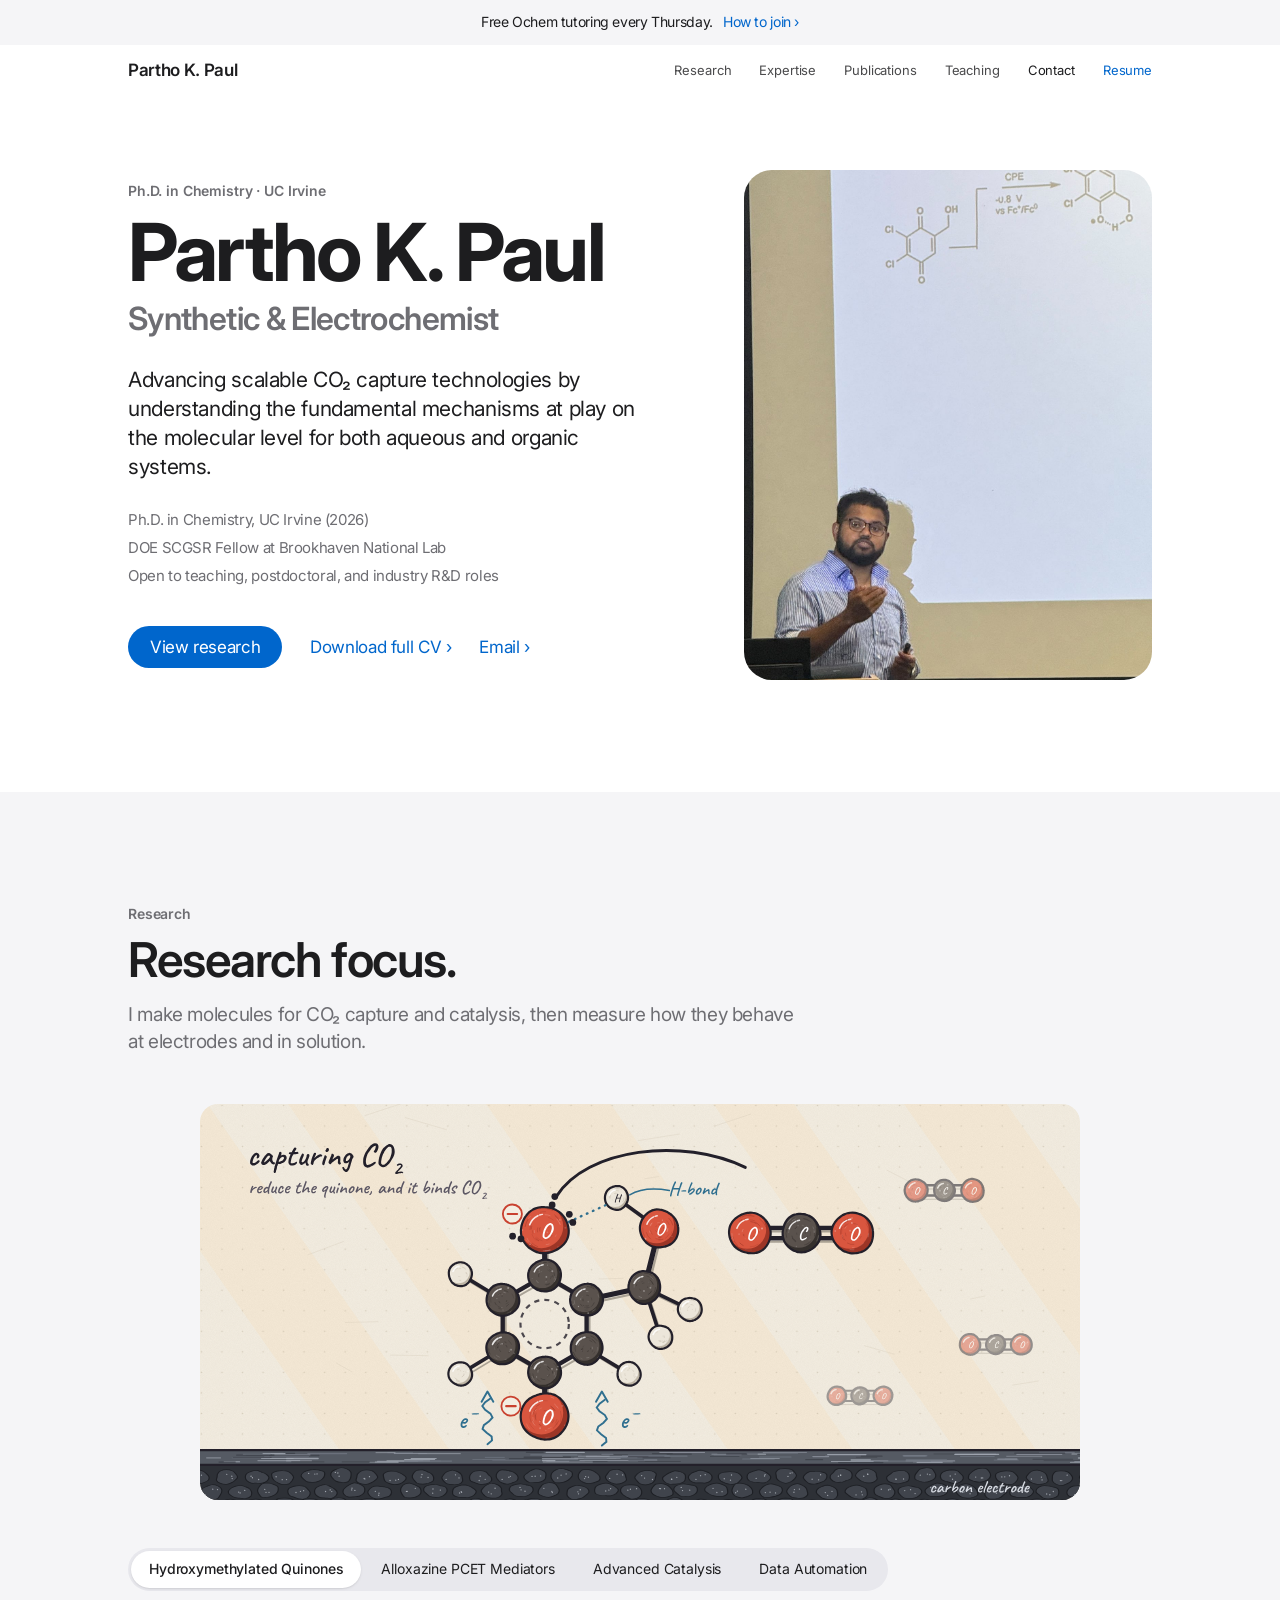
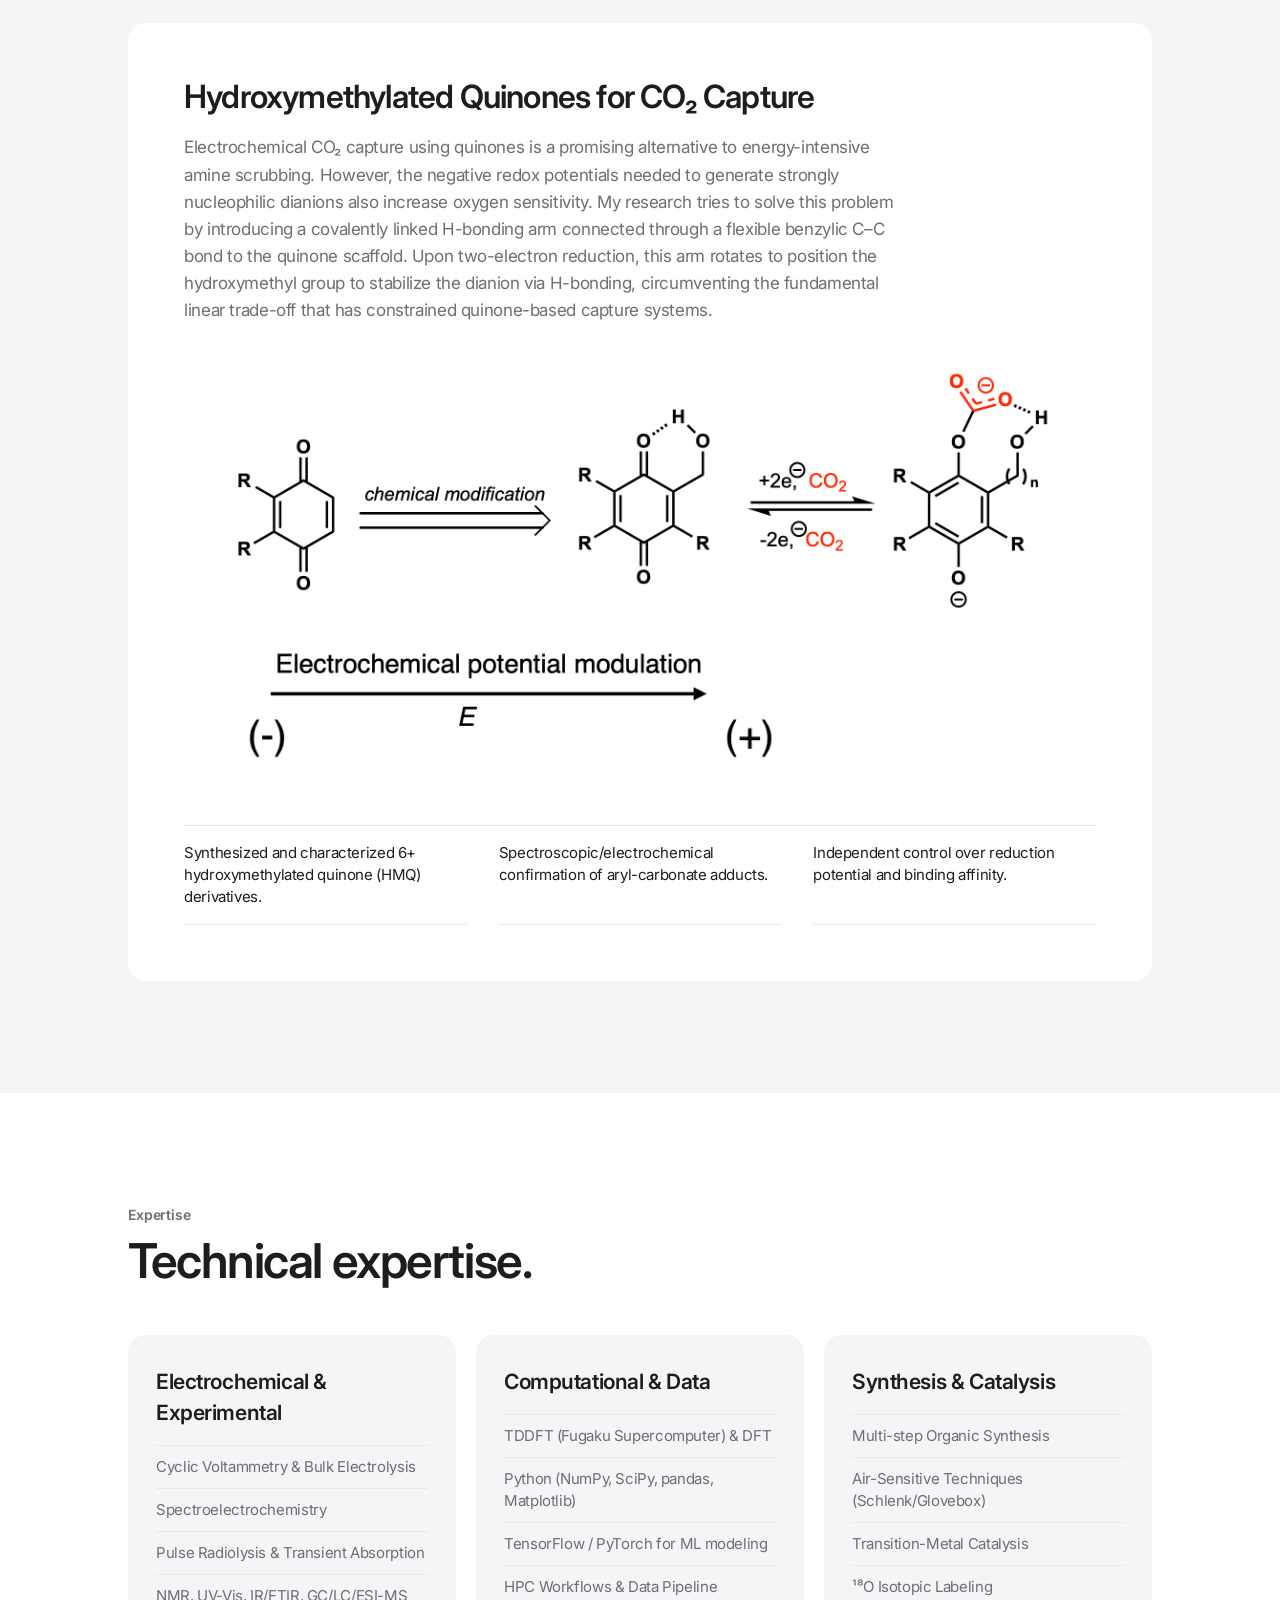
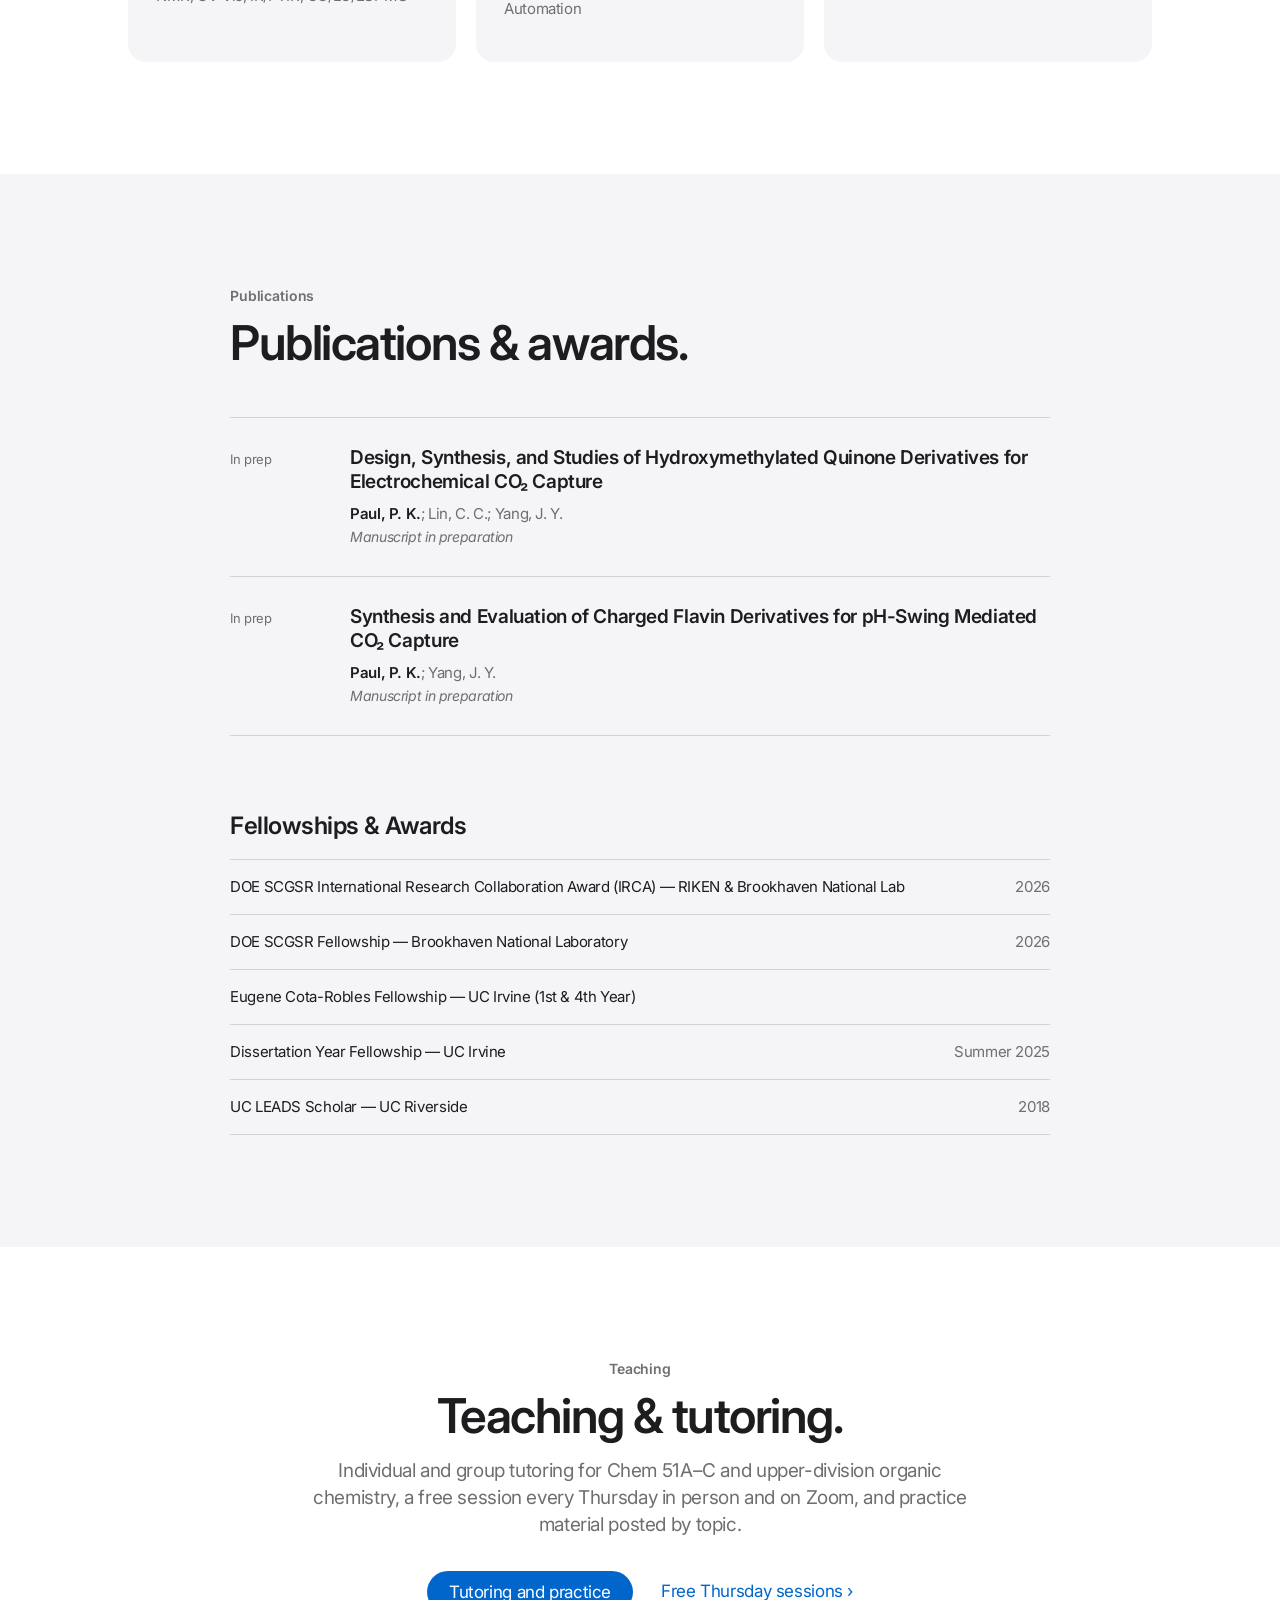
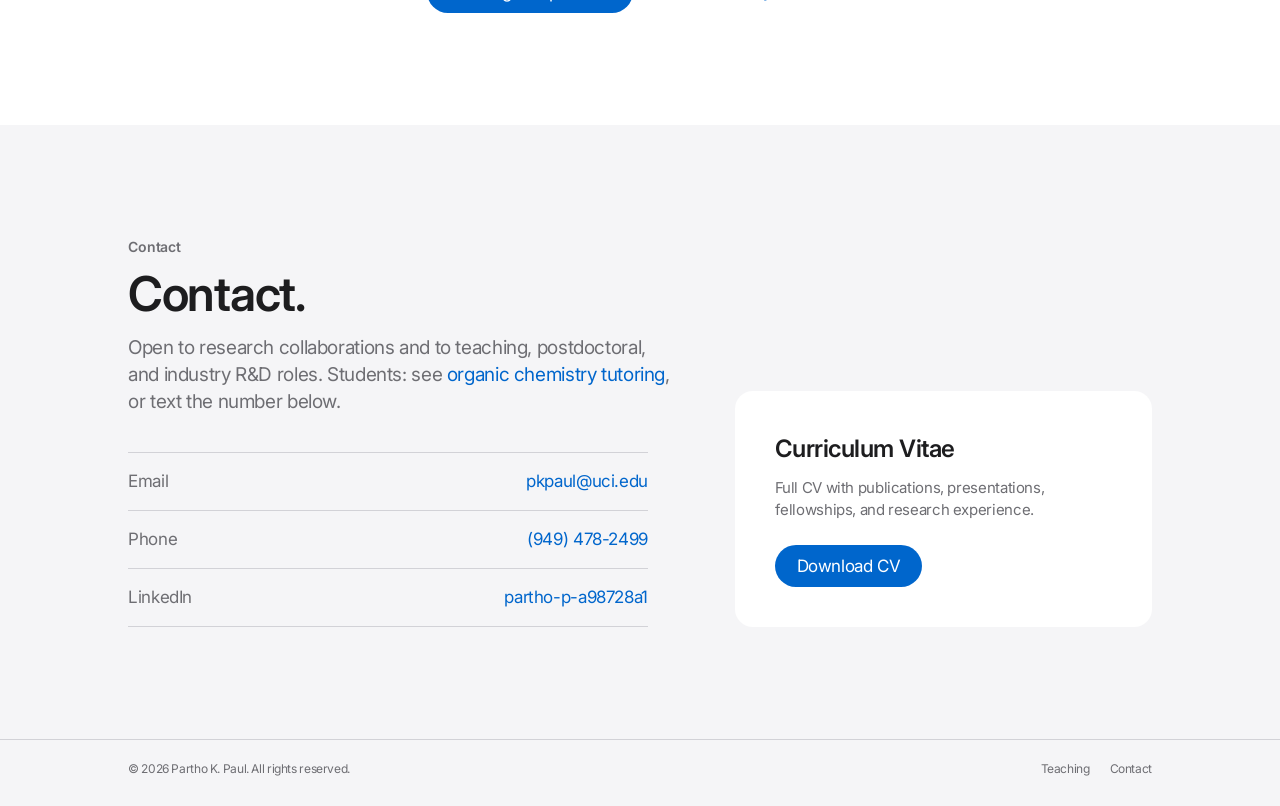
<file: index.html>
<!DOCTYPE html>
<html lang="en">
<head>
    <meta charset="UTF-8">
    <meta name="viewport" content="width=device-width, initial-scale=1.0">
    <title>Partho K. Paul | Synthetic &amp; Electrochemist</title>
    <meta name="description" content="Partho K. Paul — synthetic and electrochemist working on electrochemical CO₂ capture. Research, publications, and organic chemistry tutoring.">
    <link rel="canonical" href="https://parthor96.github.io/partho/">
    <meta name="theme-color" content="#ffffff">
    <meta property="og:type" content="website">
    <meta property="og:url" content="https://parthor96.github.io/partho/">
    <meta property="og:title" content="Partho K. Paul · Synthetic &amp; Electrochemist">
    <meta property="og:description" content="Partho K. Paul — synthetic and electrochemist working on electrochemical CO₂ capture. Research, publications, and organic chemistry tutoring.">
    <meta property="og:image" content="https://parthor96.github.io/partho/og-home.jpg">
    <meta property="og:image:width" content="1200">
    <meta property="og:image:height" content="630">
    <meta property="og:image:alt" content="Hand-drawn illustration of a quinone dianion capturing CO₂ at a carbon electrode">
    <meta name="twitter:card" content="summary_large_image">
    <link rel="icon" href="favicon-32.png" sizes="32x32" type="image/png">
    <link rel="apple-touch-icon" href="apple-touch-icon.png">
    <script type="application/ld+json">
    {"@context":"https://schema.org","@type":"Person","name":"Partho K. Paul","url":"https://parthor96.github.io/partho/","image":"https://parthor96.github.io/partho/profile.png","email":"mailto:pkpaul@uci.edu","jobTitle":"Synthetic & Electrochemist","affiliation":[{"@type":"CollegeOrUniversity","name":"University of California, Irvine"},{"@type":"ResearchOrganization","name":"Brookhaven National Laboratory"}],"knowsAbout":["Electrochemistry","CO2 capture","Organic synthesis","Spectroelectrochemistry"],"sameAs":["https://linkedin.com/in/partho-p-a98728a1"]}
    </script>
    <link rel="preconnect" href="https://fonts.googleapis.com">
    <link rel="preconnect" href="https://fonts.gstatic.com" crossorigin>
    <link href="https://fonts.googleapis.com/css2?family=Inter:wght@400;500;600;700&display=swap" rel="stylesheet">
    <link rel="stylesheet" href="style.css">
</head>
<body>
    <a class="skip" href="#main">Skip to content</a>

    <!-- ANNOUNCEMENT BAR -->
    <div class="announcement-banner" role="region" aria-label="Free tutoring announcement">
        <span>Free Ochem tutoring every Thursday.</span>
        <a href="teaching/#thursday">How to join ›</a>
    </div>

    <!-- NAVIGATION -->
    <nav class="navbar">
        <div class="nav-container">
            <a href="#home" class="nav-logo">Partho K. Paul</a>
            <ul class="nav-links">
                <li><a href="#research" class="nav-link">Research</a></li>
                <li class="nav-hide-sm"><a href="#skills" class="nav-link">Expertise</a></li>
                <li class="nav-hide-sm"><a href="#publications" class="nav-link">Publications</a></li>
                <li><a href="teaching/" class="nav-link">Teaching</a></li>
                <li class="nav-hide-sm"><a href="#contact" class="nav-link">Contact</a></li>
                <li><a href="Partho_Paul_Resume.pdf" download class="nav-link nav-resume">Resume</a></li>
            </ul>
        </div>
    </nav>

    <!-- HERO -->
    <header id="home" class="hero">
        <div class="container hero-grid">
            <div class="hero-text">
                <p class="eyebrow">Ph.D. in Chemistry · UC Irvine</p>

                <!-- YOUR NAME AND TITLE -->
                <h1 class="hero-title">Partho K. Paul</h1>
                <p class="hero-subtitle">Synthetic &amp; Electrochemist</p>

                <!-- YOUR HOOK / ELEVATOR PITCH -->
                <p class="hero-description">Advancing scalable CO₂ capture technologies by understanding the fundamental mechanisms at play on the molecular level for both aqueous and organic systems.</p>

                <!-- YOUR AFFILIATIONS -->
                <ul class="hero-meta">
                    <li>Ph.D. in Chemistry, UC Irvine (2026)</li>
                    <li>DOE SCGSR Fellow at Brookhaven National Lab</li>
                    <li>Open to teaching, postdoctoral, and industry R&amp;D roles</li>
                </ul>

                <div class="hero-actions">
                    <a href="#research" class="btn btn-primary">View research</a>
                    <a href="Partho_Paul_CV.pdf" download class="link-arrow">Download full CV</a>
                    <a href="mailto:pkpaul@uci.edu" class="link-arrow">Email</a>
                </div>
            </div>
            <div class="hero-image">
                <!-- TO CHANGE YOUR PICTURE, REPLACE 'talk.jpg' IN THIS FOLDER -->
                <img src="talk.jpg" alt="Partho K. Paul presenting his research, with a quinone reduction scheme on the screen behind him" width="1200" height="1502">
            </div>
        </div>
    </header>

    <main id="main">
    <!-- RESEARCH -->
    <section id="research" class="section section-alt">
        <div class="container">
            <div class="section-head">
                <p class="eyebrow">Research</p>
                <h2 class="section-title">Research focus.</h2>
                <p class="section-intro">I make molecules for CO₂ capture and catalysis, then measure how they behave at electrodes and in solution.</p>
            </div>

            <figure class="research-illo"><img src="quinone.svg" alt="Illustration: a hydroxymethylated quinone dianion, formed by two electrons from a carbon electrode, binds CO₂ while its hydroxymethyl arm hydrogen-bonds to the phenoxide oxygen." width="1200" height="540" loading="lazy" decoding="async"></figure>

            <!-- TOPIC SWITCHER: data-target must match the id of a pane below -->
            <div class="segmented-wrap">
                <div class="segmented" role="tablist" aria-label="Research topics">
                    <button type="button" class="tab-item active" data-target="topic-co2" role="tab" id="tab-topic-co2" aria-controls="topic-co2" aria-selected="true" tabindex="0">Hydroxymethylated Quinones</button>
                    <button type="button" class="tab-item" data-target="topic-radiolysis" role="tab" id="tab-topic-radiolysis" aria-controls="topic-radiolysis" aria-selected="false" tabindex="-1">Alloxazine PCET Mediators</button>
                    <button type="button" class="tab-item" data-target="topic-crossover" role="tab" id="tab-topic-crossover" aria-controls="topic-crossover" aria-selected="false" tabindex="-1">Advanced Catalysis</button>
                    <button type="button" class="tab-item" data-target="topic-automation" role="tab" id="tab-topic-automation" aria-controls="topic-automation" aria-selected="false" tabindex="-1">Data Automation</button>
                </div>
            </div>

            <div class="panes">
                <!-- TOPIC 1 -->
                <article class="research-pane active" id="topic-co2" role="tabpanel" aria-labelledby="tab-topic-co2" tabindex="0">
                    <h3>Hydroxymethylated Quinones for CO₂ Capture</h3>
                    <p>Electrochemical CO₂ capture using quinones is a promising alternative to energy-intensive amine scrubbing. However, the negative redox potentials needed to generate strongly nucleophilic dianions also increase oxygen sensitivity. My research tries to solve this problem by introducing a covalently linked H-bonding arm connected through a flexible benzylic C–C bond to the quinone scaffold. Upon two-electron reduction, this arm rotates to position the hydroxymethyl group to stabilize the dianion via H-bonding, circumventing the fundamental linear trade-off that has constrained quinone-based capture systems.</p>
                    <figure class="pane-figure"><a href="figure1.png"><img src="figure1.png" alt="Hydroxymethylated quinone CO₂ capture scheme" width="1750" height="880" loading="lazy" decoding="async"></a></figure>
                    <ul class="highlights">
                        <li>Synthesized and characterized 6+ hydroxymethylated quinone (HMQ) derivatives.</li>
                        <li>Spectroscopic/electrochemical confirmation of aryl-carbonate adducts.</li>
                        <li>Independent control over reduction potential and binding affinity.</li>
                    </ul>
                </article>

                <!-- TOPIC 2 -->
                <article class="research-pane" id="topic-radiolysis" role="tabpanel" aria-labelledby="tab-topic-radiolysis" tabindex="0">
                    <h3>Alloxazine Derivatives as Tunable PCET Mediators</h3>
                    <p>Flavins are biological cofactors whose proton-coupled electron transfer (PCET) chemistry drives essential redox processes across all living systems. My research asks: can we harness this biologically optimized 2e⁻/2H⁺ reactivity for CO₂ capture? The challenge is that natural flavins are poorly soluble in water, limiting their practical use. I addressed this by synthesizing novel alloxazine derivatives bearing distal charged groups that increase aqueous solubility while preserving the redox active core. Importantly, these distal groups lead to stability differences as demonstrated by spectroelectrochemical and pulse radiolysis studies.</p>
                    <figure class="pane-figure"><a href="figure2.png"><img src="figure2.png" alt="Alloxazine derivatives" width="1246" height="1054" loading="lazy" decoding="async"></a></figure>
                    <ul class="highlights">
                        <li>Demonstrated reversible 2e⁻/2H⁺ PCET redox chemistry.</li>
                        <li>Conducting pulse radiolysis experiments to observe transient radicals.</li>
                        <li>Integrating into flow cell architectures for continuous cycling.</li>
                    </ul>
                </article>

                <!-- TOPIC 3 -->
                <article class="research-pane" id="topic-crossover" role="tabpanel" aria-labelledby="tab-topic-crossover" tabindex="0">
                    <h3>Advanced Synthetic Methodology &amp; Catalysis</h3>
                    <p>Early in my graduate research experience, I had the opportunity to take part in rigorous, multi-step organic synthesis and complex catalysis. During my time in the Pronin Lab (UCI), I investigated cobalt-catalyzed radical–polar crossover reactions, running intricate, air-sensitive syntheses. By using isotopic labeling (¹⁸O) and multi-technique characterization (NMR, IR, mass spectrometry), I was able to elucidate some key steps of cobalt-salen catalyzed hydrofunctionalization and ring-opening reactions.</p>
                    <figure class="pane-figure"><a href="figure3.png"><img src="figure3.png" alt="Cobalt-salen catalyzed reaction scheme" width="538" height="112" loading="lazy" decoding="async"></a></figure>
                    <ul class="highlights">
                        <li>Executed multi-step air-sensitive synthetic campaigns.</li>
                        <li>Performed ¹⁸O isotopic labeling studies.</li>
                    </ul>
                </article>

                <!-- TOPIC 4 -->
                <article class="research-pane" id="topic-automation" role="tabpanel" aria-labelledby="tab-topic-automation" tabindex="0">
                    <h3>Computational Data Automation</h3>
                    <p>I built custom Python-based tools to automate the processing of complex spectroscopic and electrochemical data, reducing analysis time and minimizing human error while mentoring undergraduate researchers in computational techniques.</p>
                    <!-- TO ADD A FIGURE: <figure class="pane-figure"><img src="figure4.png" alt=""></figure> -->
                    <ul class="highlights">
                        <li>Built custom Python automation pipelines.</li>
                        <li>Processed large CV, UV-Vis, and bulk electrolysis datasets.</li>
                    </ul>
                </article>
            </div>
        </div>
    </section>

    <!-- TECHNICAL EXPERTISE -->
    <section id="skills" class="section">
        <div class="container">
            <div class="section-head">
                <p class="eyebrow">Expertise</p>
                <h2 class="section-title">Technical expertise.</h2>
            </div>
            <div class="skill-grid">
                <div class="skill-card">
                    <h3>Electrochemical &amp; Experimental</h3>
                    <ul>
                        <li>Cyclic Voltammetry &amp; Bulk Electrolysis</li>
                        <li>Spectroelectrochemistry</li>
                        <li>Pulse Radiolysis &amp; Transient Absorption</li>
                        <li>NMR, UV-Vis, IR/FTIR, GC/LC/ESI-MS</li>
                    </ul>
                </div>
                <div class="skill-card">
                    <h3>Computational &amp; Data</h3>
                    <ul>
                        <li>TDDFT (Fugaku Supercomputer) &amp; DFT</li>
                        <li>Python (NumPy, SciPy, pandas, Matplotlib)</li>
                        <li>TensorFlow / PyTorch for ML modeling</li>
                        <li>HPC Workflows &amp; Data Pipeline Automation</li>
                    </ul>
                </div>
                <div class="skill-card">
                    <h3>Synthesis &amp; Catalysis</h3>
                    <ul>
                        <li>Multi-step Organic Synthesis</li>
                        <li>Air-Sensitive Techniques (Schlenk/Glovebox)</li>
                        <li>Transition-Metal Catalysis</li>
                        <li>¹⁸O Isotopic Labeling</li>
                    </ul>
                </div>
            </div>
        </div>
    </section>

    <!-- PUBLICATIONS & AWARDS -->
    <section id="publications" class="section section-alt">
        <div class="container narrow">
            <div class="section-head">
                <p class="eyebrow">Publications</p>
                <h2 class="section-title">Publications &amp; awards.</h2>
            </div>

            <ul class="pub-list">
                <li class="pub">
                    <span class="pub-status">In prep</span>
                    <div>
                        <h3 class="pub-title">Design, Synthesis, and Studies of Hydroxymethylated Quinone Derivatives for Electrochemical CO₂ Capture</h3>
                        <p class="pub-authors"><strong>Paul, P. K.</strong>; Lin, C. C.; Yang, J. Y.</p>
                        <p class="pub-journal">Manuscript in preparation</p>
                    </div>
                </li>
                <li class="pub">
                    <span class="pub-status">In prep</span>
                    <div>
                        <h3 class="pub-title">Synthesis and Evaluation of Charged Flavin Derivatives for pH-Swing Mediated CO₂ Capture</h3>
                        <p class="pub-authors"><strong>Paul, P. K.</strong>; Yang, J. Y.</p>
                        <p class="pub-journal">Manuscript in preparation</p>
                    </div>
                </li>
            </ul>

            <h3 class="subhead">Fellowships &amp; Awards</h3>
            <ul class="award-list">
                <li>DOE SCGSR International Research Collaboration Award (IRCA) — RIKEN &amp; Brookhaven National Lab <span>2026</span></li>
                <li>DOE SCGSR Fellowship — Brookhaven National Laboratory <span>2026</span></li>
                <li>Eugene Cota-Robles Fellowship — UC Irvine (1st &amp; 4th Year)</li>
                <li>Dissertation Year Fellowship — UC Irvine <span>Summer 2025</span></li>
                <li>UC LEADS Scholar — UC Riverside <span>2018</span></li>
            </ul>
        </div>
    </section>

    <!-- TEACHING TEASER -->
    <section id="teaching" class="section">
        <div class="container teaser">
            <p class="eyebrow">Teaching</p>
            <h2 class="section-title">Teaching &amp; tutoring.</h2>
            <p class="section-intro">Individual and group tutoring for Chem 51A–C and upper-division organic chemistry, a free session every Thursday in person and on Zoom, and practice material posted by topic.</p>
            <div class="teaser-actions">
                <a class="btn btn-primary" href="teaching/">Tutoring and practice</a>
                <a class="link-arrow" href="teaching/#thursday">Free Thursday sessions</a>
            </div>
        </div>
    </section>

    <!-- CONTACT -->
    <section id="contact" class="section section-alt">
        <div class="container contact-grid">
            <div>
                <p class="eyebrow">Contact</p>
                <h2 class="section-title">Contact.</h2>
                <p class="section-intro">Open to research collaborations and to teaching, postdoctoral, and industry R&amp;D roles. Students: see <a href="teaching/">organic chemistry tutoring</a>, or text the number below.</p>
                <ul class="contact-list">
                    <li><span>Email</span><a href="mailto:pkpaul@uci.edu">pkpaul@uci.edu</a></li>
                    <li><span>Phone</span><a href="tel:+19494782499">(949) 478-2499</a></li>
                    <li><span>LinkedIn</span><a href="https://linkedin.com/in/partho-p-a98728a1" target="_blank" rel="noopener">partho-p-a98728a1</a></li>
                </ul>
            </div>
            <div class="cv-card">
                <h3>Curriculum Vitae</h3>
                <p>Full CV with publications, presentations, fellowships, and research experience.</p>
                <a href="Partho_Paul_Ultimate_CV.pdf" download class="btn btn-primary">Download CV</a>
            </div>
        </div>
    </section>

    </main>

    <footer class="site-footer">
        <div class="container">
            <p>© 2026 Partho K. Paul. All rights reserved.</p>
            <nav aria-label="Footer"><a href="teaching/">Teaching</a><a href="#contact">Contact</a></nav>
        </div>
    </footer>

    <script src="app.js"></script>
</body>
</html>
</file>
<file: style.css>
/* =========================================================
   Partho K. Paul — shared design system
   Used by index.html and teaching/index.html
   One accent color, two surface colors, one type family.
   ========================================================= */

:root {
    --bg: #ffffff;
    --bg-alt: #f5f5f7;
    --text: #1d1d1f;
    --text-2: #6e6e73;
    --text-3: #6e6e73; /* AA contrast on white and #f5f5f7 */
    --line: #d2d2d7;
    --line-soft: #e8e8ed;
    --accent: #0066cc;
    --accent-hover: #0077ed;
    --radius: 18px;
    --container: 1024px;
    --font: -apple-system, BlinkMacSystemFont, "SF Pro Text", "Inter", "Helvetica Neue", Helvetica, Arial, sans-serif;
    --font-display: -apple-system, BlinkMacSystemFont, "SF Pro Display", "Inter", "Helvetica Neue", Helvetica, Arial, sans-serif;
}

*, *::before, *::after { box-sizing: border-box; margin: 0; padding: 0; }

html { scroll-behavior: smooth; scroll-padding-top: 64px; -webkit-text-size-adjust: 100%; }

body {
    font-family: var(--font);
    font-size: 17px;
    line-height: 1.47;
    letter-spacing: -0.022em;
    color: var(--text);
    background: var(--bg);
    -webkit-font-smoothing: antialiased;
    -moz-osx-font-smoothing: grayscale;
}

img { max-width: 100%; height: auto; display: block; }
a { color: var(--accent); text-decoration: none; }
a:hover { text-decoration: underline; text-underline-offset: 3px; }
:focus-visible { outline: 2px solid var(--accent); outline-offset: 3px; border-radius: 4px; }
ul { list-style: none; }

.container { width: min(var(--container), 100% - 44px); margin: 0 auto; }
.container.narrow { --container: 820px; }

/* ---------- Type ---------- */
h1, h2, h3 { font-family: var(--font-display); font-weight: 600; color: var(--text); }

.eyebrow {
    font-size: 14px;
    font-weight: 600;
    letter-spacing: -0.01em;
    color: var(--text-2);
    margin-bottom: 10px;
}

.section-title {
    font-size: clamp(34px, 5vw, 48px);
    line-height: 1.08;
    letter-spacing: -0.03em;
}

.section-intro {
    font-size: 19px;
    line-height: 1.42;
    color: var(--text-2);
    max-width: 680px;
    margin-top: 16px;
}

.section-head { margin-bottom: 48px; }

/* ---------- Buttons & links ---------- */
.btn {
    display: inline-block;
    padding: 11px 22px;
    border-radius: 980px;
    font-size: 17px;
    font-weight: 400;
    line-height: 1.2;
    text-decoration: none;
    border: 0;
    cursor: pointer;
    transition: background-color .2s ease;
}
.btn:hover { text-decoration: none; }
.btn-primary { background: var(--accent); color: #fff; }
.btn-primary:hover { background: var(--accent-hover); }

.btn-secondary { background: var(--bg); color: var(--accent); box-shadow: inset 0 0 0 1px var(--line); }
.btn-secondary:hover { box-shadow: inset 0 0 0 1px var(--accent); }

.link-arrow { font-size: 17px; }

/* Skip link */
.skip { position: absolute; left: 16px; top: -100px; background: var(--bg); padding: 10px 14px; z-index: 200; border-radius: 8px; }
.skip:focus { top: 10px; }

/* Touch vs. mouse: phones get "Text" first, desktops get "Email" first */
.only-fine { display: none !important; }
@media (hover: hover) and (pointer: fine) {
    .only-touch { display: none !important; }
    .only-fine { display: inline-block !important; }
}
.link-arrow::after { content: " ›"; }

/* ---------- Announcement ---------- */
.announcement-banner {
    display: flex;
    flex-wrap: wrap;
    justify-content: center;
    gap: 2px 10px;
    padding: 12px 22px;
    background: var(--bg-alt);
    color: var(--text);
    font-size: 14px;
    text-align: center;
}
.announcement-banner a { white-space: nowrap; display: inline-block; padding: 6px 6px; margin: -6px -6px; }

/* ---------- Navigation ---------- */
.navbar {
    position: sticky;
    top: 0;
    z-index: 100;
    background: rgba(255, 255, 255, 0.8);
    backdrop-filter: saturate(180%) blur(20px);
    -webkit-backdrop-filter: saturate(180%) blur(20px);
    border-bottom: 1px solid transparent;
    transition: border-color .2s ease;
}
.navbar.scrolled { border-bottom-color: var(--line-soft); }

.nav-container {
    width: min(var(--container), 100% - 44px);
    height: 52px;
    margin: 0 auto;
    display: flex;
    align-items: center;
    justify-content: space-between;
    gap: 24px;
}
.nav-logo { font-family: var(--font-display); font-size: 17px; font-weight: 600; letter-spacing: -0.02em; color: var(--text); white-space: nowrap; }
.nav-logo:hover { text-decoration: none; }
.nav-links { display: flex; align-items: center; gap: 28px; }
.nav-link { display: inline-block; padding: 12px 0; font-size: 13px; color: var(--text); opacity: .8; letter-spacing: -0.01em; transition: opacity .2s; }
.nav-link:hover, .nav-link.active { opacity: 1; text-decoration: none; }
.nav-link.nav-resume { color: var(--accent); opacity: 1; }

/* ---------- Sections ---------- */
.section { padding: 112px 0; }
.section-alt { background: var(--bg-alt); }

/* ---------- Hero ---------- */
.hero { padding: 72px 0 112px; }
.hero-grid {
    display: grid;
    grid-template-columns: 1.15fr 0.85fr;
    gap: 64px;
    align-items: center;
}
.hero-title {
    font-size: clamp(48px, 7.5vw, 80px);
    line-height: 1.02;
    letter-spacing: -0.035em;
    font-weight: 700;
}
.hero-subtitle {
    font-family: var(--font-display);
    font-size: clamp(24px, 3vw, 32px);
    line-height: 1.15;
    letter-spacing: -0.02em;
    font-weight: 600;
    color: var(--text-2);
    margin-top: 8px;
}
.hero-description {
    font-size: 21px;
    line-height: 1.38;
    color: var(--text);
    margin-top: 28px;
    max-width: 540px;
}
.hero-meta { margin-top: 24px; color: var(--text-2); font-size: 15px; }
.hero-meta li { padding: 3px 0; }
.hero-actions { display: flex; align-items: center; gap: 28px; margin-top: 36px; flex-wrap: wrap; }

.hero-image img {
    width: 100%;
    height: auto;
    aspect-ratio: 4 / 5;
    object-fit: cover;
    border-radius: 28px;
    background: var(--bg-alt);
}

/* ---------- Research (segmented control + panes) ---------- */
.segmented-wrap { overflow-x: auto; scrollbar-width: none; margin-bottom: 32px; }
.segmented-wrap::-webkit-scrollbar { display: none; }
.segmented {
    display: inline-flex;
    gap: 2px;
    padding: 3px;
    background: #e8e8ed;
    border-radius: 980px;
    white-space: nowrap;
}
.tab-item {
    font: inherit;
    font-size: 14px;
    letter-spacing: -0.01em;
    color: var(--text);
    background: transparent;
    border: 0;
    padding: 8px 18px;
    border-radius: 980px;
    cursor: pointer;
    transition: background-color .2s, box-shadow .2s;
}
@media (hover: hover) {
    .tab-item:hover { background: rgba(255,255,255,.5); }
}
.tab-item.active {
    background: #fff;
    box-shadow: 0 1px 3px rgba(0,0,0,.08), 0 1px 1px rgba(0,0,0,.04);
    font-weight: 500;
}

.research-pane {
    display: none;
    background: var(--bg);
    border-radius: var(--radius);
    padding: 56px;
}
.research-pane.active { display: block; animation: fade .35s ease; }
@keyframes fade { from { opacity: 0; } to { opacity: 1; } }

.research-pane h3 {
    font-size: 32px;
    line-height: 1.12;
    letter-spacing: -0.025em;
    max-width: 720px;
}
.research-pane > p {
    margin-top: 20px;
    font-size: 17px;
    line-height: 1.6;
    color: var(--text-2);
    max-width: 720px;
}
.pane-figure { margin: 40px 0; }
.pane-figure img { margin: 0 auto; max-height: 420px; width: auto; height: auto; }
.pane-figure a { display: block; }

.research-illo { max-width: 880px; margin: 40px auto 48px; }
.research-illo img { display: block; width: 100%; height: auto; border-radius: var(--radius); }

.highlights {
    display: grid;
    grid-template-columns: repeat(auto-fit, minmax(240px, 1fr));
    gap: 0 32px;
    border-top: 1px solid var(--line-soft);
    margin-top: 32px;
}
.highlights li {
    padding: 16px 0;
    font-size: 15px;
    color: var(--text);
    border-bottom: 1px solid var(--line-soft);
}

/* ---------- Expertise ---------- */
.skill-grid {
    display: grid;
    grid-template-columns: repeat(3, 1fr);
    gap: 20px;
}
.skill-card {
    background: var(--bg-alt);
    border-radius: var(--radius);
    padding: 32px 28px;
}
.skill-card h3 { font-size: 21px; letter-spacing: -0.02em; margin-bottom: 16px; }
.skill-card li {
    font-size: 15px;
    color: var(--text-2);
    padding: 10px 0;
    border-top: 1px solid var(--line-soft);
}

/* ---------- Publications & awards ---------- */
.pub-list { border-top: 1px solid var(--line); }
.pub {
    display: grid;
    grid-template-columns: 96px 1fr;
    gap: 24px;
    padding: 28px 0;
    border-bottom: 1px solid var(--line);
}
.pub-status { font-size: 13px; color: var(--text-3); padding-top: 4px; }
.pub-title { font-size: 19px; line-height: 1.3; letter-spacing: -0.02em; font-weight: 600; }
.pub-authors { font-size: 15px; color: var(--text-2); margin-top: 8px; }
.pub-authors strong { color: var(--text); font-weight: 600; }
.pub-journal { font-size: 14px; color: var(--text-3); margin-top: 2px; font-style: italic; }

.subhead { font-size: 24px; letter-spacing: -0.02em; margin: 72px 0 16px; }
.award-list { border-top: 1px solid var(--line); }
.award-list li {
    display: flex;
    justify-content: space-between;
    gap: 24px;
    padding: 16px 0;
    font-size: 15px;
    border-bottom: 1px solid var(--line);
}
.award-list li span { color: var(--text-3); white-space: nowrap; }

/* ---------- Teaching teaser ---------- */
.teaser { text-align: center; }
.teaser .section-intro { margin-left: auto; margin-right: auto; }
.teaser-actions { display: flex; justify-content: center; align-items: center; gap: 28px; margin-top: 32px; flex-wrap: wrap; }

/* ---------- Contact ---------- */
.contact-grid {
    display: grid;
    grid-template-columns: 1.3fr 1fr;
    gap: 64px;
    align-items: end;
}
.contact-list { margin-top: 36px; border-top: 1px solid var(--line); max-width: 520px; }
.contact-list li {
    display: flex;
    justify-content: space-between;
    gap: 16px;
    padding: 16px 0;
    border-bottom: 1px solid var(--line);
    font-size: 17px;
}
.contact-list span { color: var(--text-2); }
.cv-card {
    background: var(--bg);
    border-radius: var(--radius);
    padding: 40px;
}
.cv-card h3 { font-size: 24px; letter-spacing: -0.02em; }
.cv-card p { color: var(--text-2); margin: 10px 0 24px; font-size: 15px; }

/* ---------- Footer ---------- */
.site-footer { background: var(--bg-alt); border-top: 1px solid var(--line); }
.site-footer .container {
    display: flex;
    justify-content: space-between;
    gap: 16px;
    align-items: center;
    padding: 10px 0 18px;
    font-size: 12px;
    color: var(--text-3);
}
.site-footer nav { display: flex; flex-wrap: wrap; gap: 0 20px; }
.site-footer a { color: var(--text-2); display: inline-block; padding: 10px 0; }

/* ---------- Responsive ---------- */
@media (max-width: 900px) {
    .hero-grid { grid-template-columns: 1fr; gap: 48px; }
    .hero-image { order: -1; max-width: 360px; }
    .skill-grid { grid-template-columns: 1fr; }
    .contact-grid { grid-template-columns: 1fr; gap: 40px; }
    .research-pane { padding: 36px 28px; }
}

@media (max-width: 640px) {
    body { font-size: 16px; }
    .section { padding: 72px 0; }
    .hero { padding: 48px 0 72px; }
    .hero-description, .section-intro { font-size: 17px; }
    .nav-container { gap: 16px; }
    .nav-links { gap: 18px; overflow-x: auto; scrollbar-width: none; }
    .nav-links::-webkit-scrollbar { display: none; }
    .nav-link { white-space: nowrap; }
    .nav-hide-sm { display: none; }
    .hero-image { order: 0; max-width: 220px; }
    .tab-item { min-height: 44px; }
    .segmented-wrap {
        -webkit-mask-image: linear-gradient(to right, #000 85%, transparent);
        mask-image: linear-gradient(to right, #000 85%, transparent);
    }
    .segmented-wrap.at-end { -webkit-mask-image: none; mask-image: none; }
    .research-illo { margin: 32px 0 36px; }
    .research-pane { padding: 28px 20px; }
    .research-pane h3 { font-size: 24px; }
    .pub { grid-template-columns: 1fr; gap: 6px; }
    .award-list li { flex-direction: column; gap: 2px; }
    .contact-list li { flex-direction: column; gap: 2px; }
    .cv-card { padding: 28px 24px; }
    .site-footer .container { flex-direction: column; align-items: flex-start; gap: 4px; padding-top: 16px; }
    .site-footer p { padding-top: 6px; }
}

@media (prefers-reduced-motion: reduce) {
    html { scroll-behavior: auto; }
    .research-pane.active { animation: none; }
}
</file>
